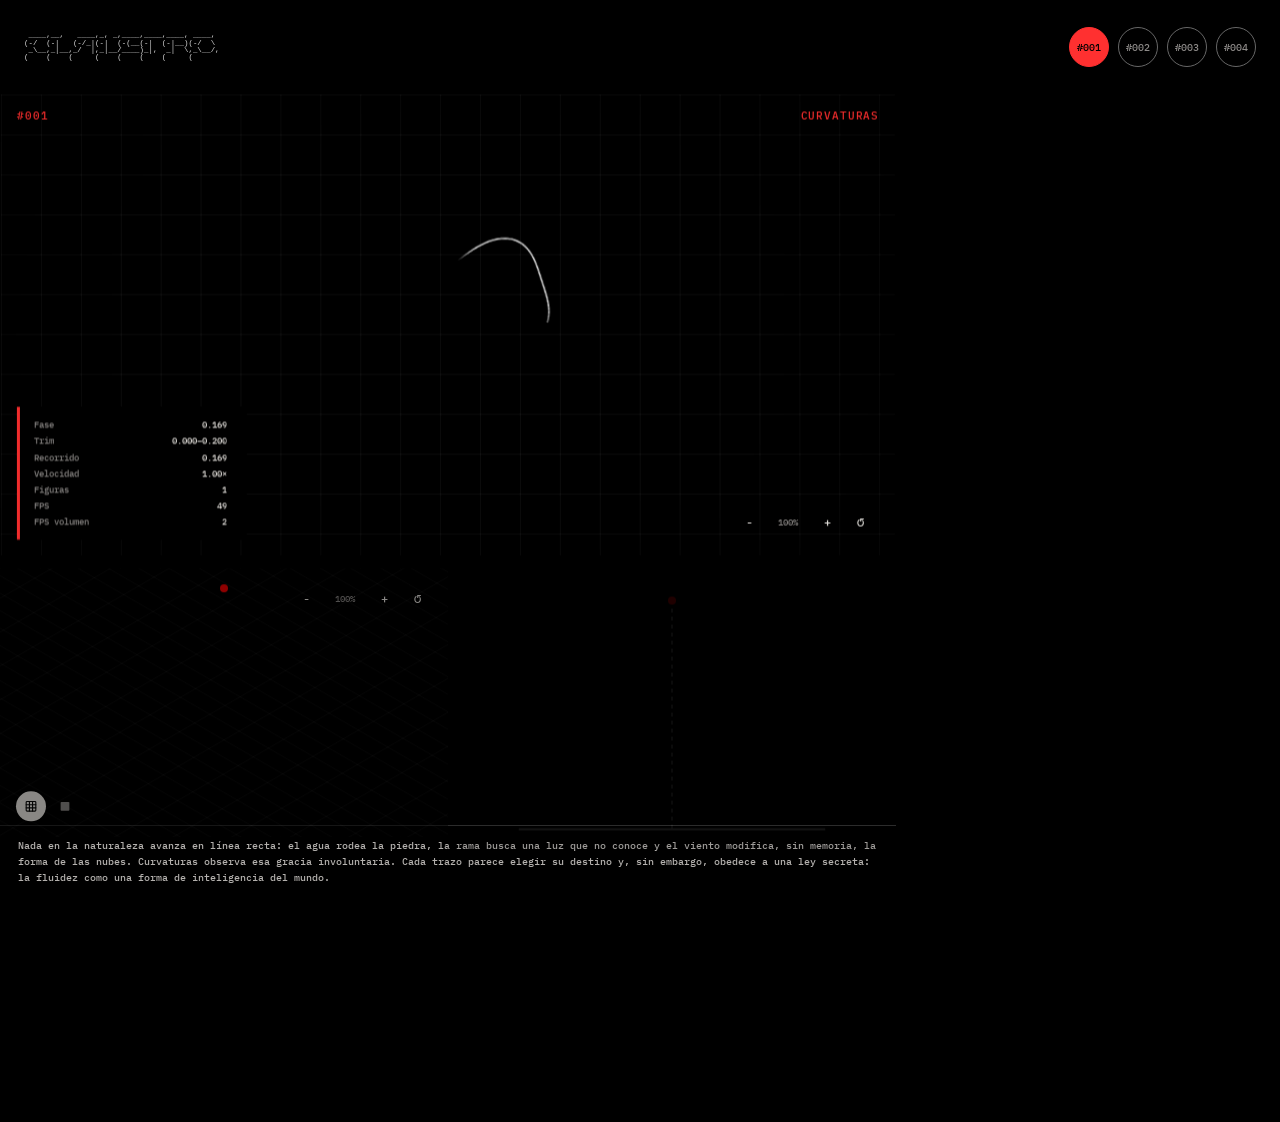
<file: Repositorio Github/preview/index.html>
<!doctype html>
<html lang="es">
  <head>
    <meta charset="utf-8">
    <meta name="viewport" content="width=device-width, initial-scale=1">
    <meta http-equiv="refresh" content="0; url=curvas.html">
    <title>Laboratorio de shaders — claustro</title>
    <link rel="canonical" href="curvas.html">
  </head>
  <body>
    <p><a href="curvas.html">Abrir el laboratorio de shaders</a></p>
  </body>
</html>
</file>
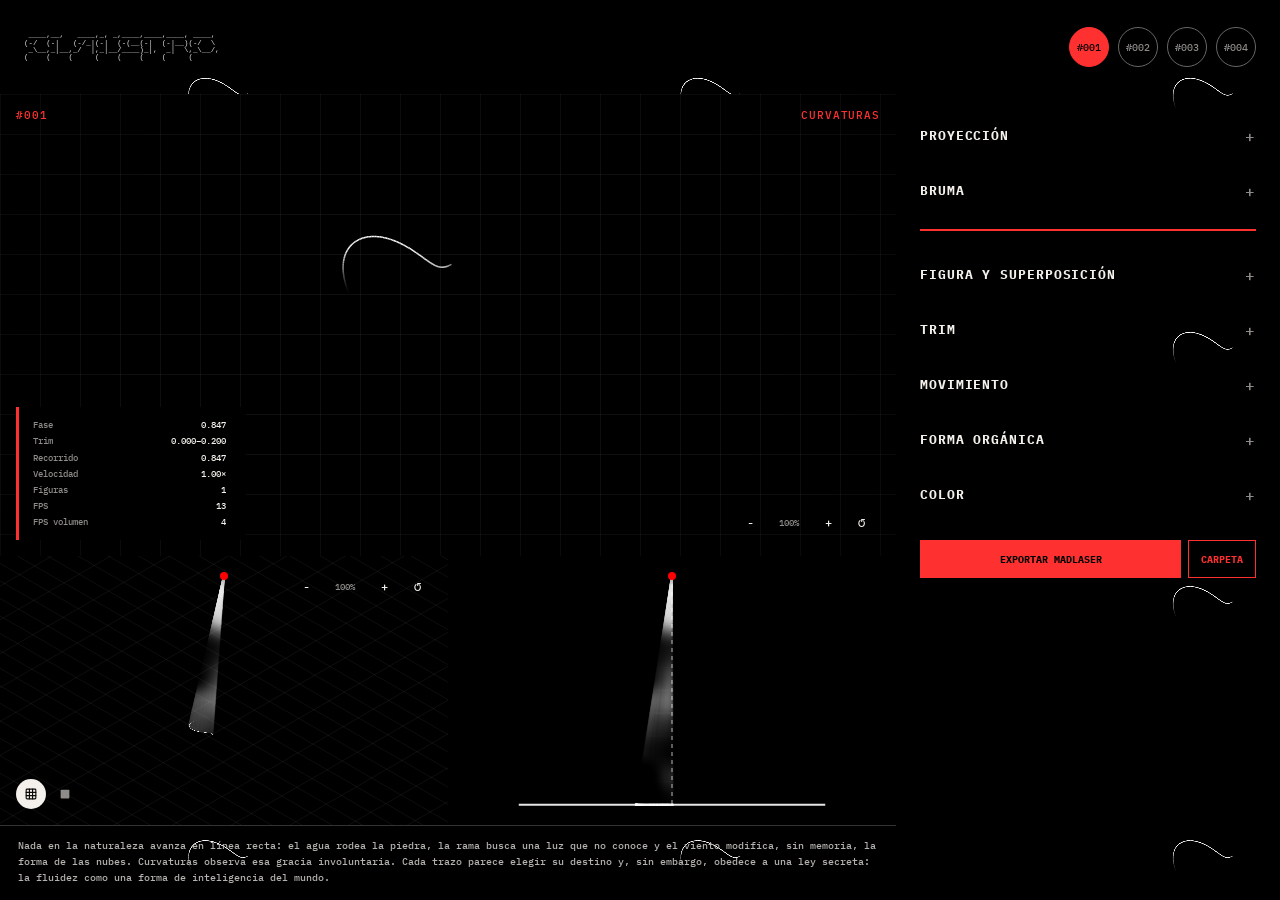
<file: Repositorio Github/preview/curvas.html>
<!doctype html>
<html lang="es">
  <head>
    <meta charset="utf-8">
    <meta name="viewport" content="width=device-width, initial-scale=1">
    <meta name="theme-color" content="#000000">
    <title>Curvas — claustro</title>
    <link rel="stylesheet" href="styles.css">
    <script src="https://cdn.jsdelivr.net/npm/gsap@3.13.0/dist/gsap.min.js" defer></script>
    <script src="curvas.js" defer></script>
    <script src="lab-globals.js" defer></script>
    <script src="shader-sources.js" defer></script>
    <script src="madlaser-export.js" defer></script>
    <script src="projection.js" defer></script>
    <script src="lab-ui.js" defer></script>
  </head>
  <body>
    <main class="app">
      <header class="topbar">
        <a class="brand-mark" href="https://holaclaustro.com/" aria-label="Visitar el sitio de claustro">
          <img src="claustro-logo.png" alt="claustro" width="2031" height="455">
          <pre class="ascii-logo" aria-hidden="true"> ____,__,   ____,_, _,____,____,____, ____,
(-/  (-|   (-/_|(-|  (-(__(-|  (-|__)(-/  \
 _\__,_|__,_/  |,_|__/____)_|,  _|  \,_\__/,
(    (    (     (    (    (    (     (     </pre>
        </a>
        <div class="topbar-actions">
          <nav class="shader-tabs" aria-label="Shaders disponibles">
            <a href="curvas.html" aria-current="page" aria-label="#001, Curvaturas"><span class="shader-tab-code">#001</span><span class="shader-tab-name" aria-hidden="true">curvaturas</span></a>
            <a href="gotitas.html" aria-label="#002, Chispas"><span class="shader-tab-code">#002</span><span class="shader-tab-name" aria-hidden="true">chispas</span></a>
            <a href="fibonakis.html" aria-label="#003, Fibonakis"><span class="shader-tab-code">#003</span><span class="shader-tab-name" aria-hidden="true">fibonakis</span></a>
            <a href="relampago.html" aria-label="#004, Relámpago"><span class="shader-tab-code">#004</span><span class="shader-tab-name" aria-hidden="true">relámpago</span></a>
          </nav>
        </div>
      </header>

      <section class="workspace" aria-label="Preview y controles">
        <div class="visual-stack">
          <div class="stage">
            <div class="projection-zoom-controls" role="group" aria-label="Zoom del láser">
              <button id="previewZoomOut" type="button" aria-label="Alejar">-</button>
              <output id="previewZoomValue" aria-live="polite">100%</output>
              <button id="previewZoomIn" type="button" aria-label="Acercar">+</button>
              <button id="previewZoomReset" type="button" aria-label="Restablecer zoom" title="Restablecer zoom">↺</button>
            </div>
            <canvas id="preview" aria-label="Preview animado del shader Curvas"></canvas>
          </div>
          <div class="projection-grid">
            <section class="projection-view" aria-label="Vista volumétrica 3D">
              <div class="projection-zoom-controls" role="group" aria-label="Zoom de volumen 3D">
                <button id="projectionZoomOut" type="button" aria-label="Alejar">-</button>
                <output id="projectionZoomValue" aria-live="polite">100%</output>
                <button id="projectionZoomIn" type="button" aria-label="Acercar">+</button>
                <button id="projectionZoomReset" type="button" aria-label="Restablecer vista" title="Restablecer vista">↺</button>
              </div>
              <canvas id="projectionIso" aria-label="Vista volumétrica 3D de la proyección"></canvas>
              <div class="projection-surface-controls" role="group" aria-label="Superficie de la vista volumétrica">
                <button id="projectionGridMode" type="button" aria-label="Mostrar grilla" title="Grilla" aria-pressed="true">
                  <svg viewBox="0 0 16 16" aria-hidden="true">
                    <rect x="2.5" y="2.5" width="11" height="11" rx="1"></rect>
                    <path d="M6.2 2.5v11M9.8 2.5v11M2.5 6.2h11M2.5 9.8h11"></path>
                  </svg>
                </button>
                <button id="projectionSolidMode" type="button" aria-label="Mostrar suelo sólido" title="Suelo sólido" aria-pressed="false">
                  <svg viewBox="0 0 16 16" aria-hidden="true">
                    <rect class="solid-floor-icon" x="3" y="3" width="10" height="10" rx="1"></rect>
                  </svg>
                </button>
              </div>
            </section>
            <section class="projection-view" aria-label="Perfil de proyección">
              <canvas id="projectionProfile" aria-label="Perfil del cono de proyección"></canvas>
            </section>
          </div>
        </div>

        <aside class="panel" aria-label="Controles del shader Curvas">
          <div id="generatedControls"></div>

          <details class="control-section">
            <summary>Color</summary>
          <label class="field">
            <span>Cantidad de colores</span>
            <select id="colorMode">
              <option value="0">Un color</option>
              <option value="1">Dos colores</option>
            </select>
          </label>
          <label class="color-field">Color 1 <input id="color" type="color" value="#ffffff"></label>
          <label class="color-field" id="color2Group" hidden>Color 2 <input id="color2" type="color" value="#8b5cf6"></label>
          </details>
        </aside>
      </section>

    </main>
  </body>
</html>
</file>
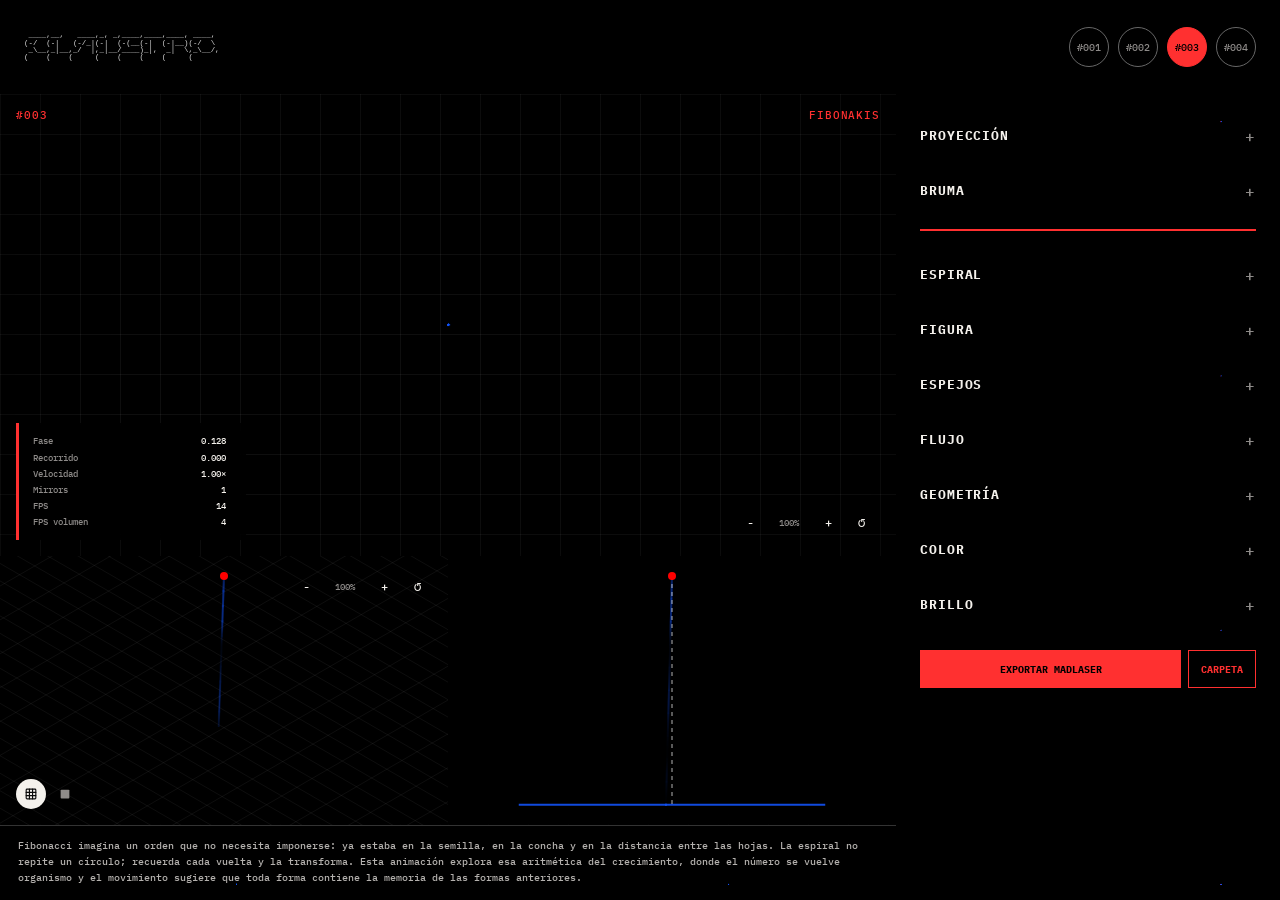
<file: Repositorio Github/preview/fibonakis.html>
<!doctype html>
<html lang="es">
  <head>
    <meta charset="utf-8">
    <meta name="viewport" content="width=device-width, initial-scale=1">
    <meta name="theme-color" content="#000000">
    <title>Fibonakis — claustro</title>
    <link rel="stylesheet" href="styles.css">
    <script src="https://cdn.jsdelivr.net/npm/gsap@3.13.0/dist/gsap.min.js" defer></script>
    <script src="fibonakis.js" defer></script>
    <script src="lab-globals.js" defer></script>
    <script src="shader-sources.js" defer></script>
    <script src="madlaser-export.js" defer></script>
    <script src="projection.js" defer></script>
    <script src="lab-ui.js" defer></script>
  </head>
  <body>
    <main class="app">
      <header class="topbar">
        <a class="brand-mark" href="https://holaclaustro.com/" aria-label="Visitar el sitio de claustro">
          <img src="claustro-logo.png" alt="claustro" width="2031" height="455">
          <pre class="ascii-logo" aria-hidden="true"> ____,__,   ____,_, _,____,____,____, ____,
(-/  (-|   (-/_|(-|  (-(__(-|  (-|__)(-/  \
 _\__,_|__,_/  |,_|__/____)_|,  _|  \,_\__/,
(    (    (     (    (    (    (     (     </pre>
        </a>
        <div class="topbar-actions">
          <nav class="shader-tabs" aria-label="Shaders disponibles">
            <a href="curvas.html" aria-label="#001, Curvaturas"><span class="shader-tab-code">#001</span><span class="shader-tab-name" aria-hidden="true">curvaturas</span></a>
            <a href="gotitas.html" aria-label="#002, Chispas"><span class="shader-tab-code">#002</span><span class="shader-tab-name" aria-hidden="true">chispas</span></a>
            <a href="fibonakis.html" aria-current="page" aria-label="#003, Fibonakis"><span class="shader-tab-code">#003</span><span class="shader-tab-name" aria-hidden="true">fibonakis</span></a>
            <a href="relampago.html" aria-label="#004, Relámpago"><span class="shader-tab-code">#004</span><span class="shader-tab-name" aria-hidden="true">relámpago</span></a>
          </nav>
        </div>
      </header>

      <section class="workspace" aria-label="Preview y controles">
        <div class="visual-stack">
          <div class="stage">
            <div class="projection-zoom-controls" role="group" aria-label="Zoom del láser">
              <button id="previewZoomOut" type="button" aria-label="Alejar">-</button>
              <output id="previewZoomValue" aria-live="polite">100%</output>
              <button id="previewZoomIn" type="button" aria-label="Acercar">+</button>
              <button id="previewZoomReset" type="button" aria-label="Restablecer zoom" title="Restablecer zoom">↺</button>
            </div>
            <canvas id="preview" aria-label="Preview animado del shader Fibonakis"></canvas>
          </div>
          <div class="projection-grid">
            <section class="projection-view" aria-label="Vista volumétrica 3D">
              <div class="projection-zoom-controls" role="group" aria-label="Zoom de volumen 3D">
                <button id="projectionZoomOut" type="button" aria-label="Alejar">-</button>
                <output id="projectionZoomValue" aria-live="polite">100%</output>
                <button id="projectionZoomIn" type="button" aria-label="Acercar">+</button>
                <button id="projectionZoomReset" type="button" aria-label="Restablecer vista" title="Restablecer vista">↺</button>
              </div>
              <canvas id="projectionIso" aria-label="Vista volumétrica 3D de la proyección"></canvas>
              <div class="projection-surface-controls" role="group" aria-label="Superficie de la vista volumétrica">
                <button id="projectionGridMode" type="button" aria-label="Mostrar grilla" title="Grilla" aria-pressed="true">
                  <svg viewBox="0 0 16 16" aria-hidden="true">
                    <rect x="2.5" y="2.5" width="11" height="11" rx="1"></rect>
                    <path d="M6.2 2.5v11M9.8 2.5v11M2.5 6.2h11M2.5 9.8h11"></path>
                  </svg>
                </button>
                <button id="projectionSolidMode" type="button" aria-label="Mostrar suelo sólido" title="Suelo sólido" aria-pressed="false">
                  <svg viewBox="0 0 16 16" aria-hidden="true">
                    <rect class="solid-floor-icon" x="3" y="3" width="10" height="10" rx="1"></rect>
                  </svg>
                </button>
              </div>
            </section>
            <section class="projection-view" aria-label="Perfil de proyección">
              <canvas id="projectionProfile" aria-label="Perfil del cono de proyección"></canvas>
            </section>
          </div>
        </div>

        <aside class="panel" aria-label="Controles del shader Fibonakis">
          <div id="generatedControls"></div>
        </aside>
      </section>
    </main>
  </body>
</html>
</file>
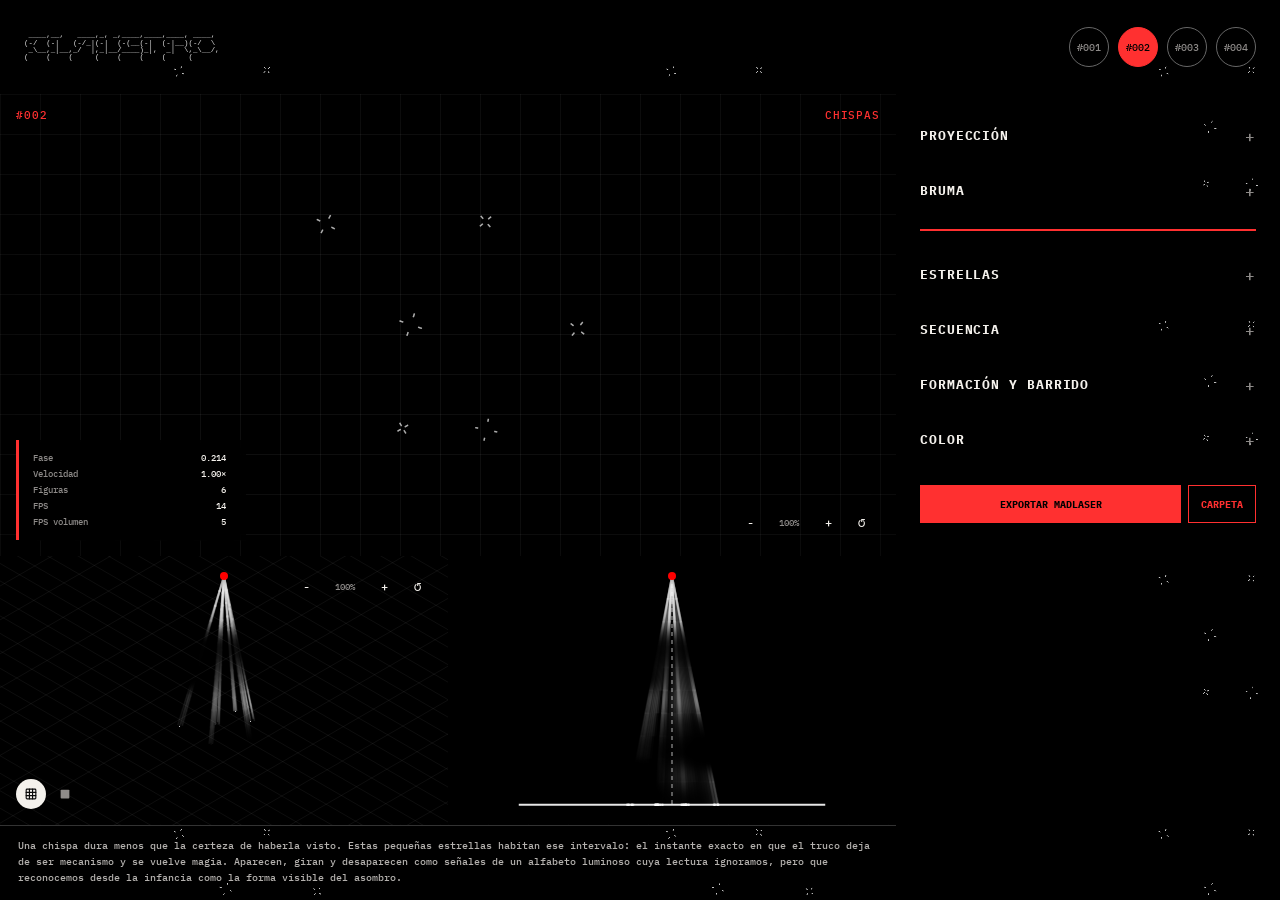
<file: Repositorio Github/preview/gotitas.html>
<!doctype html>
<html lang="es">
  <head>
    <meta charset="utf-8">
    <meta name="viewport" content="width=device-width, initial-scale=1">
    <meta name="theme-color" content="#000000">
    <title>Gotitas — claustro</title>
    <link rel="stylesheet" href="styles.css">
    <script src="https://cdn.jsdelivr.net/npm/gsap@3.13.0/dist/gsap.min.js" defer></script>
    <script src="gotitas.js" defer></script>
    <script src="lab-globals.js" defer></script>
    <script src="shader-sources.js" defer></script>
    <script src="madlaser-export.js" defer></script>
    <script src="projection.js" defer></script>
    <script src="lab-ui.js" defer></script>
  </head>
  <body>
    <main class="app">
      <header class="topbar">
        <a class="brand-mark" href="https://holaclaustro.com/" aria-label="Visitar el sitio de claustro">
          <img src="claustro-logo.png" alt="claustro" width="2031" height="455">
          <pre class="ascii-logo" aria-hidden="true"> ____,__,   ____,_, _,____,____,____, ____,
(-/  (-|   (-/_|(-|  (-(__(-|  (-|__)(-/  \
 _\__,_|__,_/  |,_|__/____)_|,  _|  \,_\__/,
(    (    (     (    (    (    (     (     </pre>
        </a>
        <div class="topbar-actions">
          <nav class="shader-tabs" aria-label="Shaders disponibles">
            <a href="curvas.html" aria-label="#001, Curvaturas"><span class="shader-tab-code">#001</span><span class="shader-tab-name" aria-hidden="true">curvaturas</span></a>
            <a href="gotitas.html" aria-current="page" aria-label="#002, Chispas"><span class="shader-tab-code">#002</span><span class="shader-tab-name" aria-hidden="true">chispas</span></a>
            <a href="fibonakis.html" aria-label="#003, Fibonakis"><span class="shader-tab-code">#003</span><span class="shader-tab-name" aria-hidden="true">fibonakis</span></a>
            <a href="relampago.html" aria-label="#004, Relámpago"><span class="shader-tab-code">#004</span><span class="shader-tab-name" aria-hidden="true">relámpago</span></a>
          </nav>
        </div>
      </header>

      <section class="workspace" aria-label="Preview y controles">
        <div class="visual-stack">
          <div class="stage">
            <div class="projection-zoom-controls" role="group" aria-label="Zoom del láser">
              <button id="previewZoomOut" type="button" aria-label="Alejar">-</button>
              <output id="previewZoomValue" aria-live="polite">100%</output>
              <button id="previewZoomIn" type="button" aria-label="Acercar">+</button>
              <button id="previewZoomReset" type="button" aria-label="Restablecer zoom" title="Restablecer zoom">↺</button>
            </div>
            <canvas id="preview" aria-label="Preview animado de estrellas de cuatro brazos"></canvas>
          </div>
          <div class="projection-grid">
            <section class="projection-view" aria-label="Vista volumétrica 3D">
              <div class="projection-zoom-controls" role="group" aria-label="Zoom de volumen 3D">
                <button id="projectionZoomOut" type="button" aria-label="Alejar">-</button>
                <output id="projectionZoomValue" aria-live="polite">100%</output>
                <button id="projectionZoomIn" type="button" aria-label="Acercar">+</button>
                <button id="projectionZoomReset" type="button" aria-label="Restablecer vista" title="Restablecer vista">↺</button>
              </div>
              <canvas id="projectionIso" aria-label="Vista volumétrica 3D de la proyección"></canvas>
              <div class="projection-surface-controls" role="group" aria-label="Superficie de la vista volumétrica">
                <button id="projectionGridMode" type="button" aria-label="Mostrar grilla" title="Grilla" aria-pressed="true">
                  <svg viewBox="0 0 16 16" aria-hidden="true">
                    <rect x="2.5" y="2.5" width="11" height="11" rx="1"></rect>
                    <path d="M6.2 2.5v11M9.8 2.5v11M2.5 6.2h11M2.5 9.8h11"></path>
                  </svg>
                </button>
                <button id="projectionSolidMode" type="button" aria-label="Mostrar suelo sólido" title="Suelo sólido" aria-pressed="false">
                  <svg viewBox="0 0 16 16" aria-hidden="true">
                    <rect class="solid-floor-icon" x="3" y="3" width="10" height="10" rx="1"></rect>
                  </svg>
                </button>
              </div>
            </section>
            <section class="projection-view" aria-label="Perfil de proyección">
              <canvas id="projectionProfile" aria-label="Perfil del cono de proyección"></canvas>
            </section>
          </div>
        </div>

        <aside class="panel">
          <details class="control-section">
            <summary>Estrellas</summary>
          <label class="field">
            <span>Cantidad <output id="countValue">6</output></span>
            <input id="count" type="range" min="1" max="12" step="1" value="6">
          </label>
          <label class="field">
            <span>Tamaño <output id="sizeValue">0.065</output></span>
            <input id="size" type="range" min="0.01" max="0.22" step="0.005" value="0.065">
          </label>
          <label class="field">
            <span>Variación de tamaño <output id="randomnessValue">0.18</output></span>
            <input id="randomness" type="range" min="0" max="0.7" step="0.01" value="0.18">
          </label>
          <label class="field">
            <span>Separación X <output id="spreadXValue">0.90</output></span>
            <input id="spreadX" type="range" min="0.2" max="1.2" step="0.01" value="0.9">
          </label>
          <label class="field">
            <span>Separación Y <output id="spreadYValue">0.82</output></span>
            <input id="spreadY" type="range" min="0.2" max="1.2" step="0.01" value="0.82">
          </label>
          <label class="field">
            <span>Jitter de celdas <output id="jitterValue">0.025</output></span>
            <input id="jitter" type="range" min="0" max="0.12" step="0.005" value="0.025">
          </label>
          <label class="field">
            <span>Semilla <output id="seedValue">11</output></span>
            <input id="seed" type="range" min="0" max="100" step="0.1" value="11">
          </label>
          </details>

          <details class="control-section">
            <summary>Secuencia</summary>
          <label class="field">
            <span>Duración <output id="durationValue">1.5 s</output></span>
            <input id="duration" type="range" min="0.1" max="10" step="0.1" value="1.5">
          </label>
          <label class="field">
            <span>Longitud de estela <output id="trailValue">0.35</output></span>
            <input id="trail" type="range" min="0.02" max="1" step="0.01" value="0.35">
          </label>
          <label class="field">
            <span>Desfase <output id="staggerValue">0.65</output></span>
            <input id="stagger" type="range" min="0" max="1" step="0.01" value="0.65">
          </label>
          <label class="field">
            <span>Velocidad <output id="speedValue">1.0</output></span>
            <input id="speed" type="range" min="0" max="5" step="0.1" value="1">
          </label>
          <label class="field">
            <span>Rotación <output id="rotationValue">90°</output></span>
            <input id="rotation" type="range" min="-360" max="360" step="1" value="90">
          </label>
          <label class="field">
            <span>Velocidad de rotación <output id="rotationSpeedValue">1.0</output></span>
            <input id="rotationSpeed" type="range" min="0" max="5" step="0.1" value="1">
          </label>
          <label class="field">
            <span>Suavidad de estela <output id="smoothnessValue">0.040</output></span>
            <input id="smoothness" type="range" min="0.001" max="0.25" step="0.001" value="0.04">
          </label>
          </details>

          <details class="control-section">
            <summary>Formación y barrido</summary>
          <label class="field">
            <span>Formación circular <output id="formationValue">0.00</output></span>
            <input id="formation" type="range" min="0" max="1" step="0.01" value="0">
          </label>
          <label class="field">
            <span>Radio del círculo <output id="radiusValue">0.65</output></span>
            <input id="radius" type="range" min="0.1" max="1.2" step="0.01" value="0.65">
          </label>
          <label class="field">
            <span>Rotación del círculo <output id="circleRotationValue">0°</output></span>
            <input id="circleRotation" type="range" min="-360" max="360" step="1" value="0">
          </label>
          <label class="field">
            <span>Barrido vertical <output id="sweepValue">1.00</output></span>
            <input id="sweep" type="range" min="0" max="1" step="0.01" value="1">
          </label>
          <label class="field">
            <span>Suavidad del barrido <output id="sweepSoftnessValue">0.060</output></span>
            <input id="sweepSoftness" type="range" min="0.001" max="0.25" step="0.001" value="0.06">
          </label>
          <label class="field">
            <span>Deriva <output id="driftValue">0.000</output></span>
            <input id="drift" type="range" min="0" max="0.08" step="0.001" value="0">
          </label>
          <label class="field">
            <span>Velocidad de deriva <output id="driftSpeedValue">1.0</output></span>
            <input id="driftSpeed" type="range" min="0" max="10" step="0.1" value="1">
          </label>
          </details>

          <details class="control-section">
            <summary>Color</summary>
          <label class="field">
            <span>Cantidad de colores</span>
            <select id="colorMode">
              <option value="0" selected>Un color</option>
              <option value="1">Dos colores</option>
            </select>
          </label>
          <label class="color-field">Color 1 <input id="color" type="color" value="#ffffff"></label>
          <label class="color-field" id="color2Group" hidden>Color 2 <input id="color2" type="color" value="#8b5cf6"></label>
          <label class="field">
            <span>Brillo <output id="brightnessValue">1.00</output></span>
            <input id="brightness" type="range" min="0" max="2" step="0.01" value="1">
          </label>
          </details>
        </aside>
      </section>

    </main>
  </body>
</html>
</file>
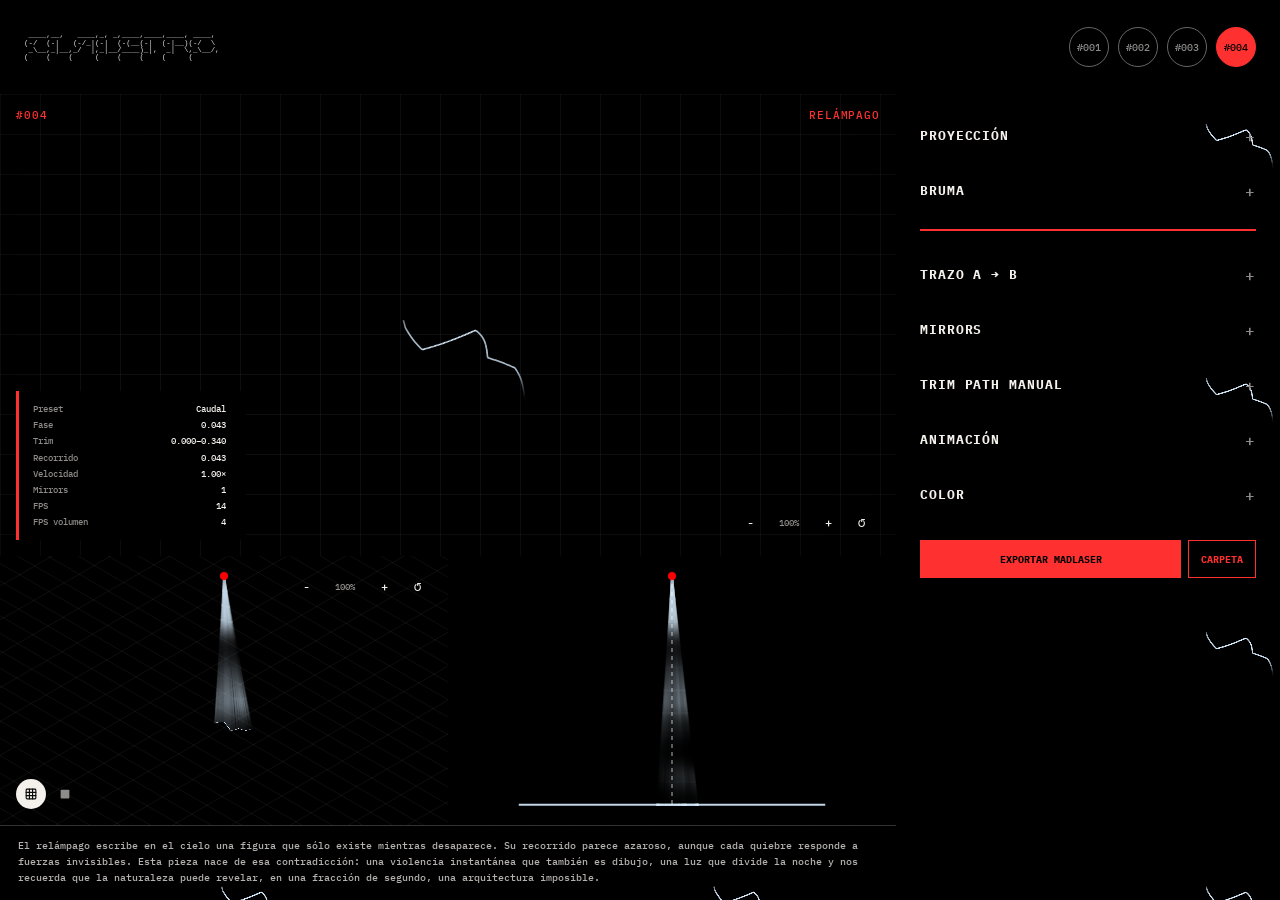
<file: Repositorio Github/preview/relampago.html>
<!doctype html>
<html lang="es">
  <head>
    <meta charset="utf-8">
    <meta name="viewport" content="width=device-width, initial-scale=1">
    <meta name="theme-color" content="#000000">
    <title>Relámpago — claustro</title>
    <link rel="stylesheet" href="styles.css">
    <script src="https://cdn.jsdelivr.net/npm/gsap@3.13.0/dist/gsap.min.js" defer></script>
    <script src="relampago.js" defer></script>
    <script src="lab-globals.js" defer></script>
    <script src="shader-sources.js" defer></script>
    <script src="madlaser-export.js" defer></script>
    <script src="projection.js" defer></script>
    <script src="lab-ui.js" defer></script>
  </head>
  <body>
    <main class="app">
      <header class="topbar">
        <a class="brand-mark" href="https://holaclaustro.com/" aria-label="Visitar el sitio de claustro">
          <img src="claustro-logo.png" alt="claustro" width="2031" height="455">
          <pre class="ascii-logo" aria-hidden="true"> ____,__,   ____,_, _,____,____,____, ____,
(-/  (-|   (-/_|(-|  (-(__(-|  (-|__)(-/  \
 _\__,_|__,_/  |,_|__/____)_|,  _|  \,_\__/,
(    (    (     (    (    (    (     (     </pre>
        </a>
        <div class="topbar-actions">
          <nav class="shader-tabs" aria-label="Shaders disponibles">
            <a href="curvas.html" aria-label="#001, Curvaturas"><span class="shader-tab-code">#001</span><span class="shader-tab-name" aria-hidden="true">curvaturas</span></a>
            <a href="gotitas.html" aria-label="#002, Chispas"><span class="shader-tab-code">#002</span><span class="shader-tab-name" aria-hidden="true">chispas</span></a>
            <a href="fibonakis.html" aria-label="#003, Fibonakis"><span class="shader-tab-code">#003</span><span class="shader-tab-name" aria-hidden="true">fibonakis</span></a>
            <a href="relampago.html" aria-current="page" aria-label="#004, Relámpago"><span class="shader-tab-code">#004</span><span class="shader-tab-name" aria-hidden="true">relámpago</span></a>
          </nav>
        </div>
      </header>

      <section class="workspace" aria-label="Preview y controles">
        <div class="visual-stack">
          <div class="stage">
            <div class="projection-zoom-controls" role="group" aria-label="Zoom del láser">
              <button id="previewZoomOut" type="button" aria-label="Alejar">-</button>
              <output id="previewZoomValue" aria-live="polite">100%</output>
              <button id="previewZoomIn" type="button" aria-label="Acercar">+</button>
              <button id="previewZoomReset" type="button" aria-label="Restablecer zoom" title="Restablecer zoom">↺</button>
            </div>
            <canvas id="preview" aria-label="Preview animado del shader Relámpago"></canvas>
          </div>
          <div class="projection-grid">
            <section class="projection-view" aria-label="Vista volumétrica 3D">
              <div class="projection-zoom-controls" role="group" aria-label="Zoom de volumen 3D">
                <button id="projectionZoomOut" type="button" aria-label="Alejar">-</button>
                <output id="projectionZoomValue" aria-live="polite">100%</output>
                <button id="projectionZoomIn" type="button" aria-label="Acercar">+</button>
                <button id="projectionZoomReset" type="button" aria-label="Restablecer vista" title="Restablecer vista">↺</button>
              </div>
              <canvas id="projectionIso" aria-label="Vista volumétrica 3D de la proyección"></canvas>
              <div class="projection-surface-controls" role="group" aria-label="Superficie de la vista volumétrica">
                <button id="projectionGridMode" type="button" aria-label="Mostrar grilla" title="Grilla" aria-pressed="true">
                  <svg viewBox="0 0 16 16" aria-hidden="true"><rect x="2.5" y="2.5" width="11" height="11" rx="1"></rect><path d="M6.2 2.5v11M9.8 2.5v11M2.5 6.2h11M2.5 9.8h11"></path></svg>
                </button>
                <button id="projectionSolidMode" type="button" aria-label="Mostrar suelo sólido" title="Suelo sólido" aria-pressed="false">
                  <svg viewBox="0 0 16 16" aria-hidden="true"><rect class="solid-floor-icon" x="3" y="3" width="10" height="10" rx="1"></rect></svg>
                </button>
              </div>
            </section>
            <section class="projection-view" aria-label="Perfil de proyección">
              <canvas id="projectionProfile" aria-label="Perfil del cono de proyección"></canvas>
            </section>
          </div>
        </div>

        <aside class="panel" aria-label="Controles del shader Relámpago">
          <div id="generatedControls"></div>
          <details class="control-section">
            <summary>Color</summary>
            <label class="color-field">Figura 1 <input id="color" type="color" value="#d8edff"></label>
            <label class="color-field" id="color2Group" hidden>Figura 2 <input id="color2" type="color" value="#48b8ff"></label>
            <label class="color-field" id="color3Group" hidden>Figura 3 <input id="color3" type="color" value="#8b5cf6"></label>
            <label class="color-field" id="color4Group" hidden>Figura 4 <input id="color4" type="color" value="#ff4d8d"></label>
            <label class="field"><span>Brillo <output id="brightnessValue">1.00</output></span><input id="brightness" type="range" min="0" max="2" step="0.01" value="1"></label>
          </details>
        </aside>
      </section>
    </main>
  </body>
</html>
</file>
<file: Repositorio Github/preview/styles.css>
@import url("https://fonts.googleapis.com/css2?family=IBM+Plex+Mono:wght@400;500;600&display=swap");

:root {
  color-scheme: dark;
  font-family: "IBM Plex Mono", monospace;
  font-synthesis: none;
  text-rendering: optimizeLegibility;
  --ink: #f4f1ec;
  --muted: #8e8b89;
  --dim: #5c5958;
  --red: #ff3030;
  --acid: #ffffff;
  --black: #000000;
  --panel: #000000;
  --line: rgba(255, 255, 255, 0.11);
  --line-strong: rgba(255, 255, 255, 0.2);
  --radius: 14px;
}
* { box-sizing: border-box; font-weight: 500; }
[hidden] { display: none !important; }
html, body { min-width: 320px; min-height: 100%; margin: 0; background: var(--black); color: var(--ink); }
body {
  height: 100dvh;
  background: #000000;
  overflow: hidden;
}
.global-shader-backdrop {
  position: fixed;
  z-index: 0;
  inset: 0;
  display: block;
  width: 100vw;
  height: 100vh;
  opacity: 1;
  pointer-events: none;
}
button, select, input { font: inherit; }
button, a, summary, select, input { -webkit-tap-highlight-color: transparent; }
button:focus-visible, a:focus-visible, summary:focus-visible, select:focus-visible, input:focus-visible {
  outline: 2px solid var(--acid);
  outline-offset: 3px;
}
.app {
  position: relative;
  z-index: 1;
  width: 100%;
  max-width: 1800px;
  height: 100dvh;
  margin: 0 auto;
  padding: 0;
  display: flex;
  flex-direction: column;
  overflow: hidden;
}
.topbar {
  position: relative;
  z-index: 10;
  min-height: 94px;
  height: 94px;
  margin: 0;
  padding: 14px 24px;
  display: flex;
  flex-direction: row;
  align-items: center;
  justify-content: space-between;
  gap: 32px;
  border: 0;
  border-radius: 0;
  background: transparent;
  box-shadow: none;
  backdrop-filter: none;
}
.brand-mark {
  display: block;
  width: max-content;
  max-width: 100%;
  overflow: visible;
  color: var(--ink);
  text-decoration: none;
  flex: 0 1 auto;
  align-self: center;
}
.brand-mark img { display: none; }
.ascii-logo {
  margin: 0;
  color: #dddddd;
  background: transparent;
  font-family: "Courier New", monospace;
  font-size: clamp(7px, 0.58vw, 10px);
  font-variant-ligatures: none;
  font-weight: 500;
  letter-spacing: 0;
  line-height: 1;
  overflow: hidden;
  white-space: pre;
}
.topbar-actions { display: flex; width: auto; justify-content: flex-end; align-items: center; min-width: 0; }
.shader-tabs {
  display: flex;
  width: auto;
  align-items: center;
  gap: 9px;
  padding: 0;
  border-top: 0;
  border-radius: 0;
  background: transparent;
}
.shader-tabs a {
  position: relative;
  display: grid;
  flex: 0 0 40px;
  width: 40px;
  min-width: 40px;
  min-height: 40px;
  height: 40px;
  padding: 0;
  place-items: center;
  border: 1px solid #676767;
  border-radius: 50%;
  color: var(--muted);
  font-family: "IBM Plex Mono", monospace;
  font-size: 10px;
  font-weight: 500;
  letter-spacing: 0.02em;
  text-decoration: none;
  transition: color 180ms ease, background-color 180ms ease, transform 180ms ease;
}
.shader-tab-code, .shader-tab-name { grid-area: 1 / 1; transition: opacity 180ms ease, transform 180ms ease; }
.shader-tab-code {
  display: block;
  color: inherit;
  font-family: "IBM Plex Mono", monospace;
  font-size: 10px;
  transform: none;
}
.shader-tab-name { display: none; }
.shader-tabs a:hover { animation: shader-tab-strobe 100ms steps(1, end) 3 !important; will-change: background-color, color; }
.shader-tabs a[aria-current="page"] { border-color: var(--red); background: var(--red); color: #000000; }
@keyframes shader-tab-strobe {
  0%, 49% { border-color: #ffffff; background: #ffffff; color: #000000; }
  50%, 100% { border-color: #707070; background: #000000; color: #ffffff; }
}
.workspace {
  display: grid;
  grid-template-columns: minmax(0, 1fr) minmax(360px, 30vw);
  grid-template-areas: "visual panel";
  grid-auto-flow: dense;
  gap: 0;
  height: calc(100dvh - 94px);
  flex: 0 0 auto;
  min-height: 0;
}
.visual-stack {
  grid-area: visual;
  display: grid;
  grid-template-rows: minmax(0, 1.72fr) minmax(190px, 1fr) auto;
  min-width: 0;
  min-height: 0;
  overflow: hidden;
}
.stage, .projection-view, .panel {
  position: relative;
  min-width: 0;
  min-height: 0;
  overflow: hidden;
  border: 0;
  border-radius: 0;
  background: #000000;
}
.stage { border: 0; }
.stage {
  grid-area: auto;
  min-height: 0;
}
.stage > .projection-zoom-controls { top: auto; right: 16px; bottom: 16px; }
.stage-identity {
  position: absolute;
  z-index: 4;
  top: 14px;
  left: 16px;
  right: 16px;
  display: flex;
  justify-content: space-between;
  color: var(--red);
  font-size: 11px;
  font-weight: 700;
  letter-spacing: 0.08em;
  pointer-events: none;
}
.stage::before, .projection-view::before {
  content: "";
  position: absolute;
  z-index: 0;
  inset: 0;
  pointer-events: none;
  background:
    linear-gradient(rgba(255, 255, 255, 0.055) 1px, transparent 1px),
    linear-gradient(90deg, rgba(255, 255, 255, 0.055) 1px, transparent 1px);
  background-size: 40px 40px;
  mask-image: none;
}
.stage::after {
  content: "";
  position: absolute;
  inset: 0;
  pointer-events: none;
  box-shadow: inset 0 0 100px rgba(0, 0, 0, 0.38);
}
.projection-grid {
  grid-area: auto;
  display: grid;
  grid-template-columns: repeat(12, minmax(0, 1fr));
  grid-auto-flow: dense;
  gap: 0;
  min-width: 0;
  min-height: 220px;
  margin-top: 0;
  border: 0;
}
.shader-concept {
  margin: 0;
  padding: 12px 18px 14px;
  border-top: 1px solid var(--line-strong);
  background: transparent;
  color: #b4b1ae;
  font-size: 10px;
  line-height: 1.6;
}
.projection-view { grid-column: span 6; min-height: 0; }
.projection-view + .projection-view { border-left: 0; }
canvas { position: relative; z-index: 1; display: block; width: 100%; height: 100%; min-height: 0; }
.stage canvas, #projectionIso { cursor: grab; touch-action: none; }
.stage canvas.is-panning, #projectionIso.is-panning { cursor: grabbing; }
.projection-zoom-controls {
  position: absolute;
  z-index: 4;
  top: 12px;
  right: 12px;
  display: flex;
  align-items: center;
  gap: 3px;
  padding: 4px;
  border: 0;
  border-radius: 0;
  background: transparent;
  box-shadow: none;
  backdrop-filter: none;
}
.projection-zoom-controls button {
  min-width: 30px;
  height: 28px;
  padding: 0 7px;
  border: 0;
  border-radius: 7px;
  background: transparent;
  color: var(--ink);
  font-size: 12px;
  cursor: pointer;
  transition: color 160ms ease, background-color 160ms ease, transform 160ms ease;
}
.projection-zoom-controls button:hover { color: #0a0a0a; background: var(--acid); transform: translateY(-1px); }
.projection-zoom-controls output {
  min-width: 42px;
  color: var(--muted);
  font-family: "IBM Plex Mono", monospace;
  font-size: 9px;
  text-align: center;
}
.projection-surface-controls {
  position: absolute;
  z-index: 4;
  bottom: 12px;
  left: 12px;
  display: flex;
  gap: 4px;
  padding: 4px;
  border: 0;
  border-radius: 0;
  background: transparent;
  backdrop-filter: none;
}
.projection-surface-controls button {
  display: grid;
  width: 30px;
  height: 30px;
  padding: 0;
  place-items: center;
  border: 0;
  border-radius: 50%;
  background: transparent;
  color: var(--muted);
  cursor: pointer;
  transition: color 160ms ease, background-color 160ms ease;
}
.projection-surface-controls button[aria-pressed="true"] { color: #0a0a0a; background: var(--ink); }
.projection-surface-controls button:hover { color: var(--acid); }
.projection-surface-controls svg { width: 14px; height: 14px; fill: none; stroke: currentColor; stroke-linecap: round; stroke-linejoin: round; stroke-width: 1.3; }
.projection-surface-controls .solid-floor-icon { fill: currentColor; stroke: none; }
.panel {
  grid-area: panel;
  height: 100%;
  min-height: 0;
  padding: 20px 24px 32px;
  display: grid;
  grid-template-columns: minmax(0, 1fr);
  align-items: start;
  align-content: start;
  gap: 12px;
  overflow-y: auto;
  overscroll-behavior: contain;
  scrollbar-color: #474747 transparent;
  scrollbar-width: thin;
  background: transparent;
}
.panel-header {
  position: sticky;
  z-index: 5;
  top: 0;
  padding: 18px 22px;
  border-bottom: 0;
  background: transparent;
  backdrop-filter: none;
}
.panel-header { display: none; }
#generatedControls { display: contents; }
.panel-header h1 {
  max-width: 72rem;
  margin: 0;
  color: var(--ink);
  font-family: "IBM Plex Mono", monospace;
  font-size: clamp(1.15rem, 1.5vw, 1.65rem);
  font-weight: 500;
  letter-spacing: -0.045em;
  line-height: 0.98;
}
.control-section { margin: 0; padding: 0; border-bottom: 0; }
.global-parameter-divider {
  width: 100%;
  height: 0;
  margin: 5px 0 10px;
  border-top: 2px solid var(--red);
}
.control-section[open] {
  margin: 0 -12px;
  padding: 0 12px 10px;
  background: var(--red);
  color: #000000;
}
.control-section[open] > summary,
.control-section[open] .field,
.control-section[open] .color-field,
.control-section[open] output { color: #000000; }
.control-section[open] > summary::after { color: #000000; }
.control-section[open] input[type="range"] { accent-color: #000000; }
.control-section[open] input[type="color"] { background: var(--red); outline: 1px solid #000000; }
.control-section > summary {
  position: relative;
  margin: 0;
  padding: 13px 24px 13px 0;
  color: var(--ink);
  font-family: "IBM Plex Mono", monospace;
  font-size: 13px;
  font-weight: 700;
  letter-spacing: 0.07em;
  list-style: none;
  cursor: pointer;
  user-select: none;
  transition: color 160ms ease;
  text-transform: uppercase;
}
.control-section > summary::-webkit-details-marker { display: none; }
.control-section > summary::marker { content: ""; }
.control-section > summary::after {
  content: "+";
  position: absolute;
  top: 50%;
  right: 0;
  color: var(--muted);
  font-size: 16px;
  font-weight: 500;
  transform: translateY(-50%);
  transition: transform 180ms ease, color 180ms ease;
}
.control-section[open] > summary::after { color: var(--red); transform: translateY(-50%) rotate(45deg); }
.control-section > summary:hover { color: var(--acid); }
.control-section[open] > summary { padding-bottom: 12px; }
.field { display: grid; gap: 8px; margin: 0 0 14px; color: var(--ink); font-size: 12px; }
.field > span { display: flex; justify-content: space-between; gap: 12px; }
output {
  color: var(--muted);
  font-family: "IBM Plex Mono", monospace;
  font-size: 11px;
  font-variant-numeric: tabular-nums;
}
select {
  width: 100%;
  min-height: 40px;
  padding: 0 12px;
  border: 0;
  border-radius: 0;
  background: var(--red);
  color: #000000;
}
select option { background: var(--red); color: #000000; }
.control-section[open] select { outline: 1px solid #000000; outline-offset: -1px; }
input[type="range"] { width: 100%; height: 3px; margin: 6px 0; accent-color: var(--red); cursor: ew-resize; }
.colors { display: flex; gap: 12px; }
.color-field {
  display: flex;
  align-items: center;
  justify-content: space-between;
  gap: 12px;
  margin: 0 0 18px;
  color: var(--ink);
  font-size: 12px;
}
input[type="color"] {
  width: 42px;
  height: 30px;
  padding: 3px;
  border: 0;
  border-radius: 0;
  background: #000000;
}
.shader-export {
  display: grid;
  grid-template-columns: minmax(0, 1fr) auto;
  gap: 7px;
  padding: 12px 0 4px;
}
.shader-export button {
  min-height: 38px;
  padding: 0 12px;
  border: 1px solid var(--red);
  background: var(--red);
  color: #000000;
  font-size: 10px;
  font-weight: 700;
  cursor: pointer;
}
.shader-export .shader-export-folder { background: #000000; color: var(--red); }
.shader-export button:hover { border-color: #ffffff; background: #ffffff; color: #000000; }
.shader-export button:disabled { cursor: wait; opacity: 0.55; }
.shader-export p {
  grid-column: 1 / -1;
  margin: 2px 0 0;
  color: var(--muted);
  font-size: 9px;
  line-height: 1.4;
}
.shader-export p:empty { display: none; }
.animation-telemetry {
  position: absolute;
  z-index: 4;
  left: 16px;
  bottom: 16px;
  width: min(230px, calc(100% - 32px));
  padding: 12px 14px;
  border-left: 3px solid var(--red);
  background: rgba(0, 0, 0, 0.82);
  color: var(--ink);
  pointer-events: none;
  backdrop-filter: blur(8px);
}
.animation-telemetry dl {
  display: grid;
  grid-template-columns: auto minmax(0, 1fr);
  gap: 4px 12px;
  margin: 0;
  font-size: 9px;
  line-height: 1.35;
}
.animation-telemetry dt { color: var(--muted); white-space: nowrap; }
.animation-telemetry dd {
  max-width: 126px;
  margin: 0;
  overflow: hidden;
  color: var(--ink);
  font-variant-numeric: tabular-nums;
  text-align: right;
  text-overflow: ellipsis;
  white-space: nowrap;
}
@media (max-width: 1080px) {
  .workspace { grid-template-columns: minmax(0, 1fr) 340px; }
  .panel { grid-template-columns: minmax(0, 1fr); }
}
@media (max-width: 820px) {
  body { height: auto; overflow: auto; }
  .app { height: auto; min-height: 100dvh; overflow: visible; }
  .app { padding: 0; }
  .topbar { height: auto; min-height: 150px; padding: 24px 18px; flex-direction: column; gap: 22px; }
  .brand-mark { width: max-content; max-width: 100%; }
  .shader-tabs a { flex: 0 0 38px; width: 38px; min-width: 38px; min-height: 38px; height: 38px; font-size: 9px; }
  .workspace {
    height: auto;
    grid-template-columns: minmax(0, 1fr);
    grid-template-areas: "visual" "panel";
  }
  .panel { height: auto; max-height: 620px; grid-template-columns: minmax(0, 1fr); padding: 36px 24px 48px; }
  .visual-stack { display: grid; grid-template-rows: minmax(420px, 58vh) minmax(240px, 42vh) auto; overflow: visible; }
  .stage { min-height: 420px; }
}
@media (max-width: 560px) {
  .brand-mark { width: 100%; margin: 0; }
  .ascii-logo { font-size: 8px; }
  .topbar-actions { justify-content: center; }
  .topbar-actions { width: 100%; min-width: 0; }
  .shader-tabs { width: 100%; justify-content: center; }
  .shader-tabs a { flex: 0 0 36px; width: 36px; min-width: 36px; min-height: 36px; height: 36px; }
  .projection-grid { grid-template-columns: 1fr; overflow: visible; }
  .projection-view { grid-column: auto; min-height: 205px; }
  .projection-view + .projection-view { border-left: 0; border-top: 0; }
  .panel-header, .control-section { padding-left: 18px; padding-right: 18px; }
}
@media (prefers-reduced-motion: reduce) {
  *, *::before, *::after {
    scroll-behavior: auto !important;
    animation-duration: 0.01ms !important;
    animation-iteration-count: 1 !important;
    transition-duration: 0.01ms !important;
  }
}
</file>
